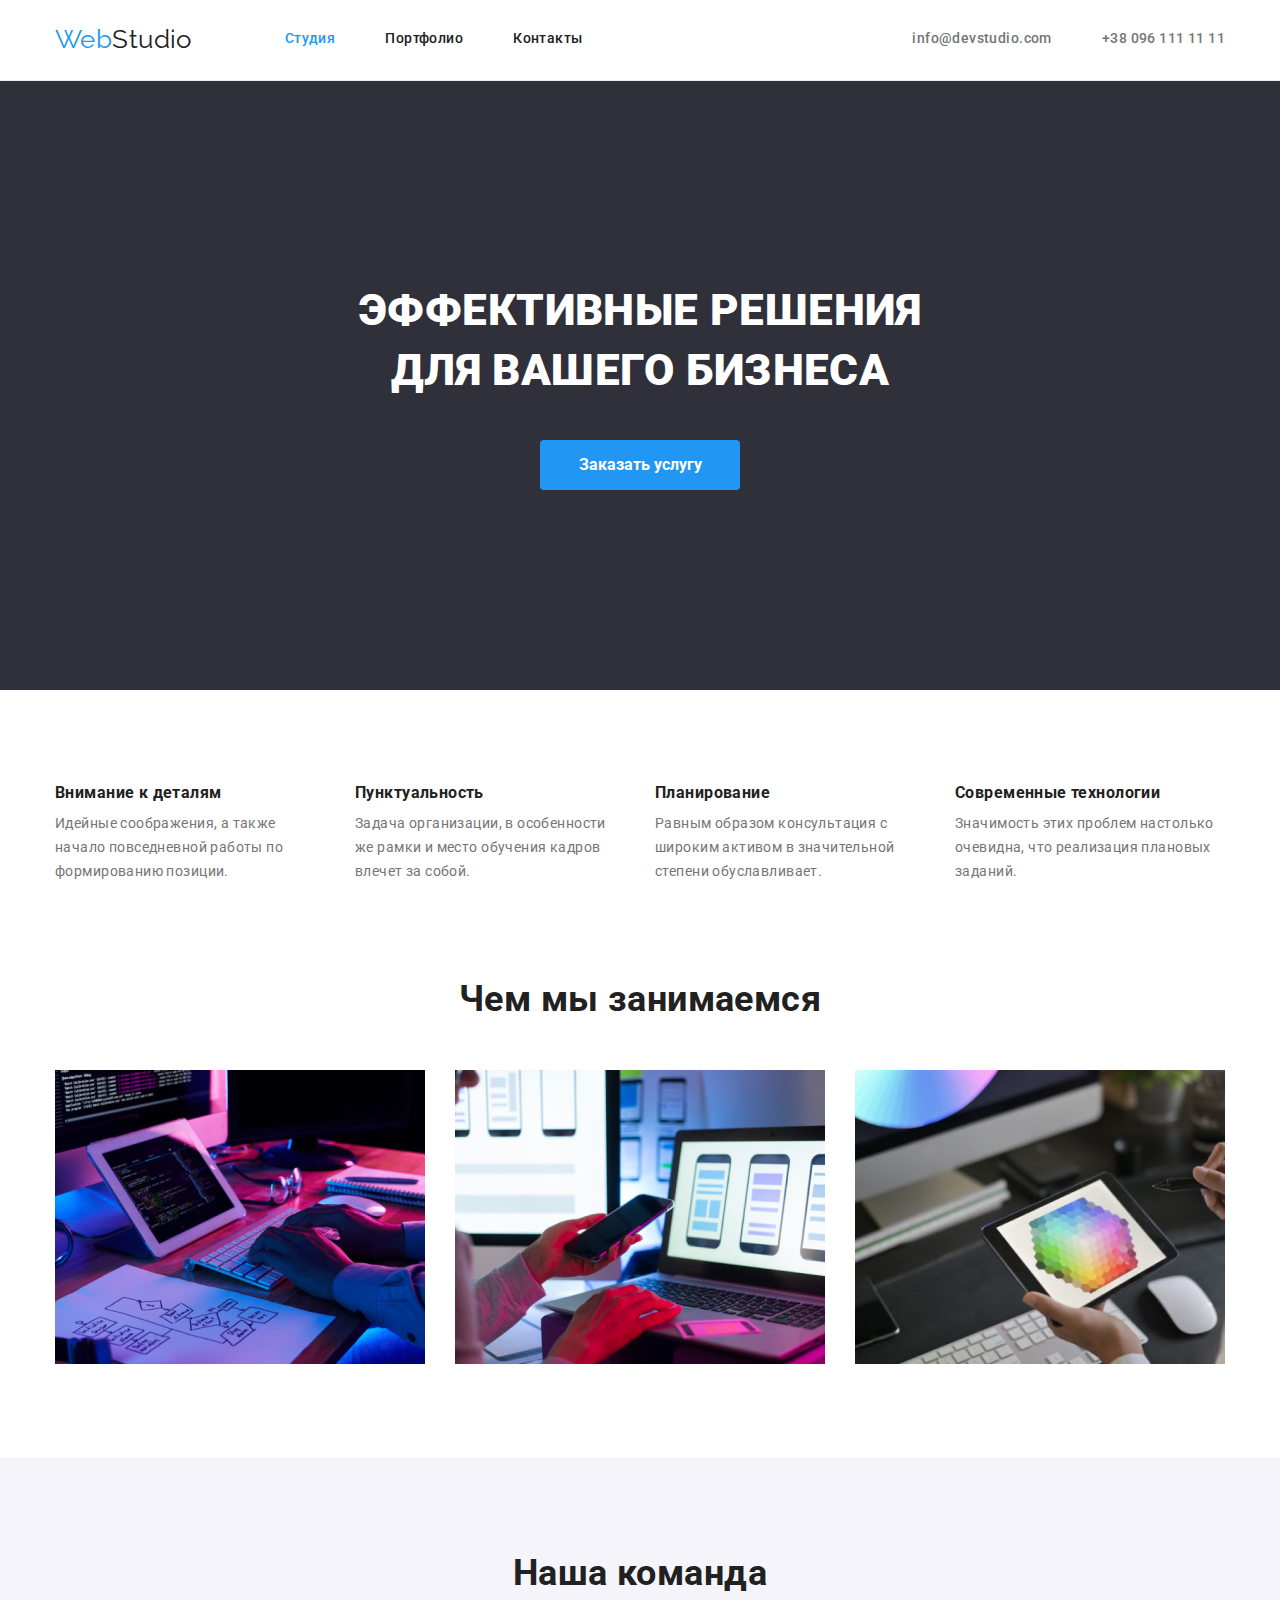
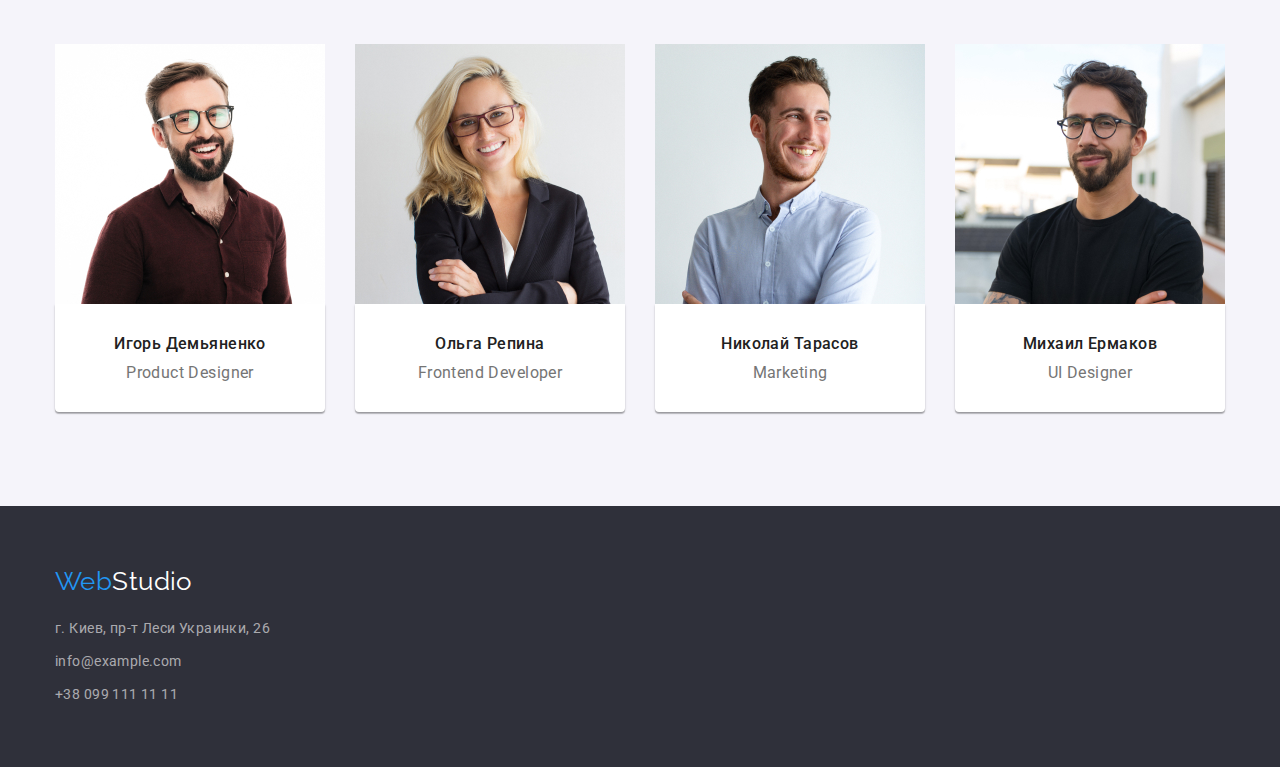
<file: index.html>
<!DOCTYPE html>
<html lang="ru">

<head>
    <meta charset="UTF-8">
    <meta http-equiv="X-UA-Compatible" content="IE=edge">
    <meta name="viewport" content="width=device-width, initial-scale=1.0">
    <title>studia</title>
    <link rel="preconnect" href="https://fonts.googleapis.com">
    <link rel="preconnect" href="https://fonts.gstatic.com" crossorigin>
    <link href="https://fonts.googleapis.com/css2?family=Raleway:wght@700&family=Roboto:wght@400;500;700;900&display=swap"
        rel="stylesheet">
    <link rel="stylesheet" href="https://cdnjs.cloudflare.com/ajax/libs/modern-normalize/1.1.0/modern-normalize.min.css">
    <link rel="stylesheet" href="./css/styles.css">
</head>

<body>
    <header class="header">
        <div class="container header-container">
        <nav class="header-list">

            <a href=""class="logo header-logo">Web<span class="logo-style">Studio</span> </a>

            <ul class="site-nav list">
                <li class="header-item"><a href="" class="curent link">Студия</a></li>
                <li class="header-item"><a href="./portfolio.html" class="link">Портфолио</a></li>
                <li class="header-item"><a href="" class="link">Контакты</a></li>
            </ul>
        </nav>
        
        <div class="container-contact">
        <ul class="auth-nav list">
            <li class="header-item"><a href="mailto:info@devstudio.com" class="link">info@devstudio.com</a></li>
            <li class="header-item"><a href="tel:380961111111" class="link">+38 096 111 11 11</a></li>
        </ul>
        </div>
        </div>
 
    </header>
    

    <main>
        
            <section class="hero">
            <div class="container">
                <h1 class="hero-title">Эффективные решения<br>для вашего бизнеса</h1>
                <button type="button" class="button">Заказать услугу</button>
            </div>
            </section>

        <section class="section">
            <div class="container">
            <h2 class="section-title visually-hidden">принципи роботи</h2>
            <ul class="feature-list list">
                <li class="feature-item">
                    <h3 class="title">Внимание к деталям</h3>
                    <p class="text-list">Идейные соображения, а также начало повседневной работы по формированию позиции.</p>
                </li>
                <li class="feature-item">
                    <h3 class="title">Пунктуальность</h3>
                    <p class="text-list">Задача организации, в особенности же рамки и место обучения кадров влечет за собой.</p>
                </li>
                <li class="feature-item">
                    <h3 class="title">Планирование</h3>
                    <p class="text-list">Равным образом консультация с широким активом в значительной степени обуславливает.</p>
                </li>
                <li class="feature-item">
                    <h3 class="title">Современные технологии</h3>
                    <p class="text-list">Значимость этих проблем настолько очевидна, что реализация плановых заданий.</p>
                </li>
            </ul>
        </section>

        <section class="section no-padding">
            <div class="container">
            <h2 class="section-title">Чем мы занимаемся</h2>
            
            <ul class="list work-list">
                <li class="work-item">
                    <img src="./images/code.jpg" alt="набір коду" width="370">
                </li>
                <li class="work-item">
                    <img src="./images/box.jpg" alt="екран монітора" width="370">
                </li>
                <li class="work-item">
                    <img src="./images/box2.jpg" alt="планшет" width="370">
                </li>
            </ul>
            </div>
        </section>


        <section class="section-team">
            <div class="container">
            <h2 class="section-title">Наша команда</h2>
            <ul class="list team-list">
                <li class="team-item">
                    <img src="./images/teamcard1.jpg" alt=" виробничий дизайнер" width="270">
                    <div class="card-item">
                        <h3 class="name">Игорь Демьяненко</h3>
                    <p class="text">Product Designer</p>
                    </div>
                </li>
                <li class="team-item">
                    <img src="./images/teamcard2.jpg" alt="фронтальний розробник" width="270">
                    <div class="card-item">
                        <h3 class="name">Ольга Репина</h3>
                        <p class="text">Frontend Developer</p>
                    </div>
                   
                </li>
                <li class="team-item"> 
                    <img src="./images/teamcard3.jpg" alt="маркетолог" width="270">
                    <div class="card-item">
                        <h3 class="name">Николай Тарасов</h3>
                        <p class="text">Marketing</p>
                    </div>
                    
                </li>
                <li class="team-item">
                    <img src="./images/teamcard4.jpg" alt="дизайнер інтерфейсу користувача" width="270">
                    <div class="card-item">
                        <h3 class="name">Михаил Ермаков</h3>
                        <p class="text">UI Designer</p>
                    </div>
                   
                </li>
            </ul>
        </div>
        </section>


    </main>
    <footer class="page-footer">
        <div class="container">

        <a href=""class="logo">Web<span class="logo-styles">Studio</span></a>


        <address class="footer">
            <ul class="list">
                <li class="footer-item"><a class="link" href="https://goo.gl/maps/KUDZ7jg5zBTHiaKc9" target="_blank" rel="noopener noreferrer">г. Киев, пр-т Леси Украинки, 26</a> </li>
                <li class="footer-item"><a class="link" href="mailto:info@example.com">info@example.com</a></li>
                <li><a class="link" href="tel:+380991111111">+38 099 111 11 11</a></li>
            </ul>
        </address>
    </div>

    </footer>

</body>

</html>
</file>
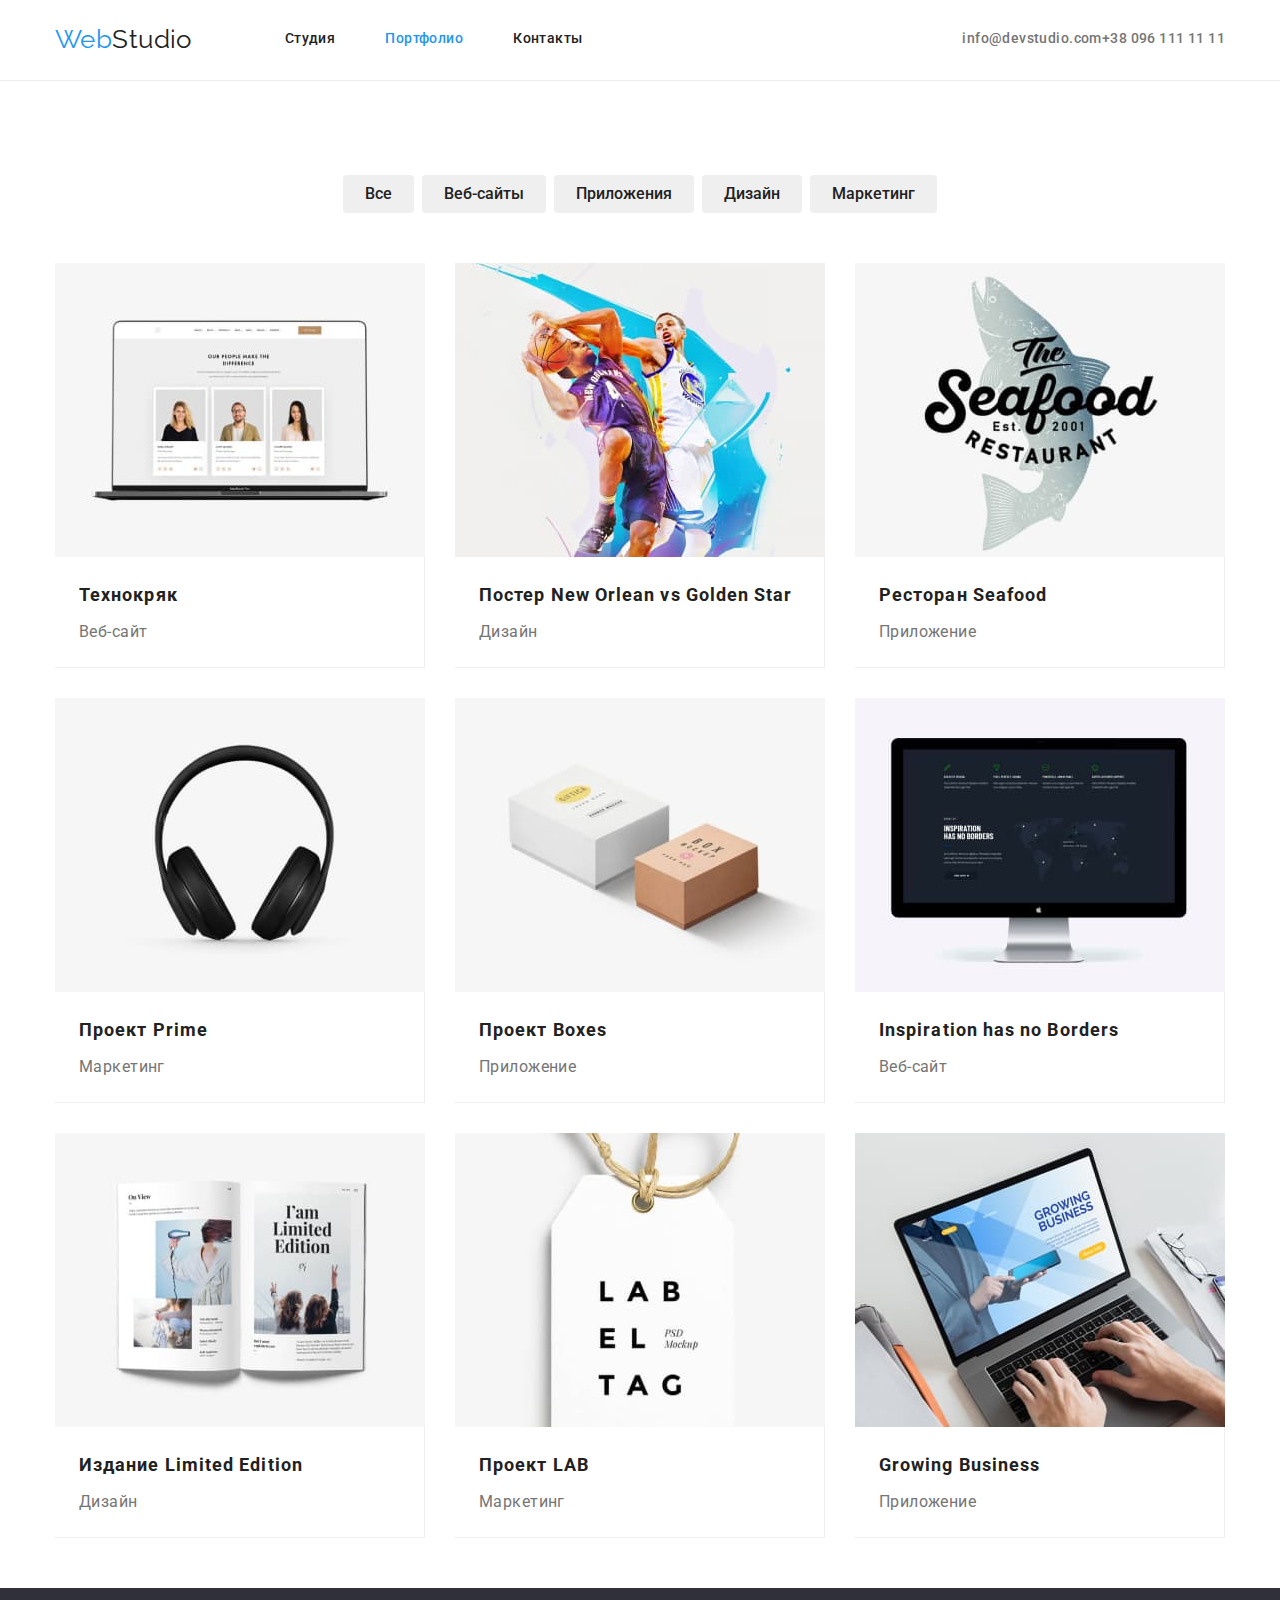
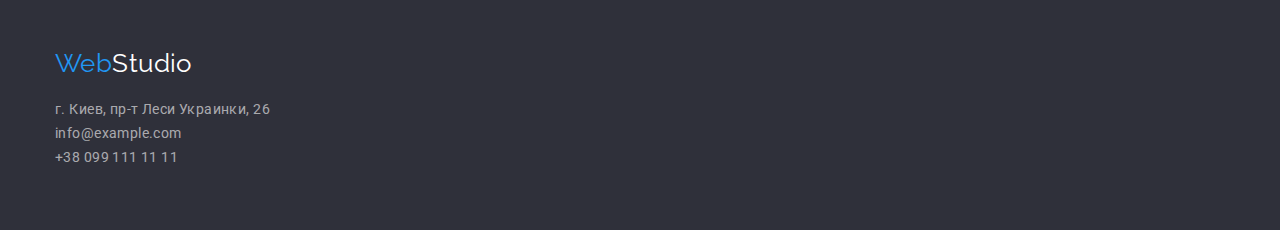
<file: portfolio.html>
<!DOCTYPE html>
<html lang="ru">

<head>
    <meta charset="UTF-8">
    <meta http-equiv="X-UA-Compatible" content="IE=edge">
    <meta name="viewport" content="width=device-width, initial-scale=1.0">
    <title>portfolio</title>
    <link rel="preconnect" href="https://fonts.googleapis.com">
    <link rel="preconnect" href="https://fonts.gstatic.com" crossorigin>
    <link href="https://fonts.googleapis.com/css2?family=Raleway:wght@700&family=Roboto:wght@400;500;700&display=swap"
        rel="stylesheet">
    <link rel="stylesheet" href="https://cdnjs.cloudflare.com/ajax/libs/modern-normalize/1.1.0/modern-normalize.min.css">
    <link rel="stylesheet" href="./css/styles.css">
</head>


<body>
    <header class="header">
        <div class="container header-container">
        <nav class="header-list">

            <a href="" class="logo header-logo">Web<span class="logo-style">Studio</span></a>

            <ul class="site-nav list">
                <li class="header-item"><a href="./index.html" class="link">Студия</a></li>
                <li class="header-item"><a href="./portpholio.html" class="link curent">Портфолио</a></li>
                <li class="header-item"><a href="" class="link">Контакты</a></li>
            </ul>
        </nav>
        
        <div class="container-contact">

        <ul class="auth-nav list">
            <li><a href="mailto:info@devstudio.com" class="link">info@devstudio.com</a></li>
            <li><a href="tel:380961111111" class="link">+38 096 111 11 11</a></li>
        </ul>
    </div>
    </div>

    </header>

<main>
        <section class="section-project">
      <div class="container">
        <h1 class="visually-hidden"> Проекты</h1>

        <ul class="item list ">
            <li class="buttons"><button type="button" class="item-button">Все</button></li>
            <li class="buttons"><button type="button" class="item-button">Веб-сайты</button></li>
            <li class="buttons"><button type="button" class="item-button">Приложения</button></li>
            <li class="buttons"><button type="button" class="item-button">Дизайн</button></li>
            <li class="buttons"><button type="button" class="item-button">Маркетинг</button></li>
            </ul>
        

     
        <ul class="list project">
            <li class="project-item">
                <a class="card-thumb" href="">
                
                 <img src="./photo/tehno.jpg" alt="веб-сайт" width="370"></a>

                 <div class="card-content">
                    <h2 class="project-title link">Технокряк</h2>
                    <p class="project-text link">Веб-сайт</p>
                </div>
            </li>
            
            <li class="project-item">
                 <a class="link" href="">
                <img src="./photo/poster.jpg" alt="постер баскетболистов" width="370">
                </a>
                <div class="card-content">
                <h2 class="project-title">Постер <span lang="en">New Orlean vs Golden Star</span></h2>
                <p class="project-text">Дизайн</p>
                </div>
               
            </li>

            <li class="project-item">
                <a href="" class="link">
                 <img src="./photo/restoran.jpg" alt="риба" width="370">
                <div class="card-content">
                <a href="" class="link">
                <h2 class="project-title">Ресторан <span lang="en">Seafood</span></h2>
                <p class="project-text">Приложение</p> </a>
                </div>
                </a>
            </li>

            <li class="project-item">
                <a href="" class="link">
                    <img src="./photo/prime.jpg" alt="навушникы" width="370">
                    <div class="card-content">
                <h2 class="project-title">Проект <span lang="en">Prime</span></h2>
                <p class="project-text">Маркетинг</p>
                </div>
                </a>
            </li>

            <li class="project-item">
                <a href="" class="link">
                    <img src="./photo/boxes.jpg" alt="коробки" width="370">  
                    <div class="card-content">
                <h2 class="project-title">Проект <span lang="en">Boxes</span></h2>
                <p class="project-text">Приложение</p>
                </div>
                </a>
            </li>

            <li class="project-item">
                <a href="" class="link">
                    <img src="./photo/monitor.jpg" alt="екран монитора" width="370">   
                    <div class="card-content">
                <h2 class="project-title" lang="en">Inspiration has no Borders</h2>
                <p class="project-text">Веб-сайт</p>
                </div>
                </a>
            </li>

            <li class="project-item">
                <a href="" class="link">
                    <img src="./photo/magazine.jpg" alt="журнал" width="370">
                    <div class="card-content">
                <h2 class="project-title">Издание <span lang="en">Limited Edition</span></h2>
                <p class="project-text">Дизайн</p>
                </div>
                </a>
            </li>

            <li class="project-item">
                <a href="" class="link">
                    <img src="./photo/project-lab.jpg" alt="проект лаб" width="370">
                    <div class="card-content">
                <h2 class="project-title">Проект <span lang="en">LAB</span></h2>
                <p class="project-text">Маркетинг</p>
                </div>
                </a>
            </li>

            <li class="project-item">
                <a href="" class="link">
                    <img src="./photo/business.jpg" alt="Растущий бизнес">
                    <div class="card-content">
                <h2 class="project-title" lang="en">Growing Business</h2>
                <p class="project-text">Приложение</p>
                </div>
                </a>
            </li>
        </ul>
    </div>
    </section>




</main>

    <footer class="page-footer">

    <div class="container">
        <a href="" class="logo">Web<span class="logo-styles">Studio</span></a>
    
    
        <address class="footer">
            <ul class="list">
                <li><a class="link" href="https://goo.gl/maps/KUDZ7jg5zBTHiaKc9" target="_blank" rel="noopener noreferrer">г. Киев, пр-т Леси Украинки, 26</a> </li>
                <li><a class="link" href="mailto:info@example.com">info@example.com</a></li>
                <li><a class="link" href="tel:+380991111111">+38 099 111 11 11</a></li>
            </ul>
        </address>
    </div>

    </footer>
</body>
</html>
</file>
<file: css/styles.css>
:root {
  --primary-text-color: #212121;
  --accent-color: #2196f3;
  --title-text-color: #757575;
  --primary-bcr-color: #e5e5e5;
  --primary-white-color: #ffffff;
  --primary-bcrr-color: #8680a3;
  --color-address: rgba(255, 255, 255, 0.6);
  --bcr-footer: #2f303a;
  --btn-hov-foc-color: #2196f3;
  --bcg-team: #f5f4fa;
}
p,
h1,
h2,
h3,
h4,
h5,
h6 {
  margin: 0;
  padding: 0;
}
ul {
  margin: 0;
  padding-left: 0;
}
img {
  display: block;
  max-width: 100%;
  height: auto;
}

body {
  background-color: var(--primary-white-color);
  color: var(--primary-text-color);

  font-size: 14px;
  font-family: Roboto, sans-serif;
  letter-spacing: 0.03em;
}

.container {
  width: 1200px;
  padding-left: 15px;
  padding-right: 15px;
  margin: 0 auto;
}

.list {
  list-style: none;
}
.header {
  padding-top: 24px;
  padding-bottom: 25px;
  border-bottom: 1px solid #ececec;
}

.header-container {
  display: flex;
  align-items: center;
}
.container-contact {
  margin-left: auto;
}

.header-list {
  display: flex;
  align-items: center;
}
.header-logo {
  margin-right: 93px;
}
.header-item:not(:last-child) {
  margin-right: 50px;
}

.logo {
  font-family: Raleway, cursive;
  color: var(--accent-color);
  text-decoration: none;

  font-size: 26px;
  line-height: 1.19;
}
.logo-style {
  color: var(--primary-text-color);
}
.site-nav .link {
  text-decoration: none;
}
.site-nav .link.curent {
  color: var(--accent-color);
}
.site-nav .link:focus,
.site-nav .link:hover {
  color: var(--accent-color);
  align-items: center;
}
.auth-nav .link:focus,
.auth-nav .link:hover {
  color: var(--accent-color);
}
.auth-nav {
  margin-left: auto;
}
.site-nav .link {
  display: block;

  color: var(--primary-text-color);
}
.site-nav,
.section-title {
  color: var(--primary-text-color);
}
.auth-nav .link {
  text-decoration: none;

  color: var(--title-text-color);
}

.auth-nav,
.site-nav {
  font-weight: 500;
  line-height: 1.14;
  display: flex;
  align-items: center;
}

/* Герой */

.hero {
  background-color: var(--bcr-footer);
  text-align: center;
  padding-bottom: 200px;
  padding-top: 200px;
  text-transform: uppercase;
}
.hero-title {
  color: var(--primary-white-color);
  margin-bottom: 39px;
  font-weight: 900;
  font-size: 44px;
  line-height: 1.36;
  text-transform: uppercase;
}
.button {
  background-color: var(--accent-color);
  color: var(--primary-white-color);
  cursor: pointer;

  border: transparent;
  border-radius: 4px;
  padding: 10px 32px;
  min-width: 200px;
  margin-top: 0;

  font-family: inherit;
  font-weight: 700;
  font-size: 16px;
  line-height: 1.87;
  align-items: center;
}

.button:hover,
.button:focus {
  color: var(--btn-hov-foc-color);
}
/* ПРИНЦИПИ РОБОТИ */

.visually-hidden {
  position: absolute;
  width: 1px;
  height: 1px;
  margin: -1px;
  padding: 0;
  overflow: hidden;
  border: 0;
  clip: rect(0 0 0 0);
}
.feature-list {
  display: flex;
  justify-content: space-between;
}

.feature-list .title {
  color: var(--primary-text-color);

  font-weight: 700;
  line-height: 1.14;
}
.title {
  margin-bottom: 10px;
}
.section-team {
  padding-bottom: 94px;
  padding-top: 94px;
}
.section {
  padding-top: 94px;
  padding-bottom: 94px;
}
.text,
.text-list {
  color: var(--title-text-color);
}

.text-list {
  line-height: 1.71;
  width: 270px;
}

.text {
  font-size: 16px;
  line-height: 1.19;
  text-align: center;
}
/* Чем мы занимаемся */
.no-padding {
  padding-top: 0;
}
.section-title {
  color: var(--primary-text-color);

  font-weight: 700;
  font-size: 36px;
  line-height: 1.17;
  text-align: center;

  margin-top: 0;
  margin-bottom: 50px;
}

.work-list {
  display: flex;
  flex-wrap: wrap;
  margin-left: -30px;
}
.work-item {
  width: calc(100% / 3 -30px);
  margin-left: 30px;
}

/* Наша команда */
.card-item {
  background-color: var(--primary-white-color);
  border-radius: 0px 0px 4px 4px;
  box-shadow: 0px 1px 3px rgba(0, 0, 0, 0.12), 0px 1px 1px rgba(0, 0, 0, 0.14),
    0px 2px 1px rgba(0, 0, 0, 0.2);
  padding: 30px 0px 30px 0px;
}
.name {
  font-weight: 500;
  font-size: 16px;
  line-height: 1.19;
  text-align: center;
  margin-bottom: 10px;
  margin-top: 0;
}

.section-team {
  background-color: var(--bcg-team);
}

.team-list {
  display: flex;
  flex-wrap: wrap;
  margin-left: -30px;
}
.team-item {
  width: calc(100% / 4 - 30px);
  margin-left: 30px;
}
/* Футер */

.page-footer {
  background-color: var(--bcr-footer);

  padding-top: 60px;
  padding-bottom: 60px;
}
.logo-styles {
  color: var(--primary-white-color);
}
.footer {
  margin-top: 20px;
}

.footer-item {
  margin-bottom: 9px;
}
.footer {
  font-style: normal;
  font-size: 14px;
  line-height: 1.71;
}
.footer .link {
  text-decoration: none;
}
.footer .link {
  color: var(--color-address);
}

.footer .link:hover,
.footer .link:focus {
  color: var(--primary-white-color);
}

/* portfolio */

.item-button {
  color: var(--primary-text-color);

  font-family: inherit;
  font-style: normal;
  font-weight: 500;
  font-size: 16px;
  line-height: 1.62;

  padding: 6px 22px;
  border-radius: 4px;
  border: none transparent;
}
.item {
  margin-bottom: 50px;
}
.project-title {
  color: var(--primary-text-color);

  font-weight: 700;
  font-size: 18px;
  line-height: 2;
  letter-spacing: 0.06em;
}
.project .link {
  text-decoration: none;
}

.project-text {
  color: var(--title-text-color);
  font-size: 16px;
  line-height: 1.87;
}

.item-button:focus,
.item-button:hover {
  color: var(--primary-white-color);
  background-color: var(--accent-color);

  cursor: pointer;
}
.section-project {
  margin-bottom: 50px;
  padding-top: 94px;
}
.item {
  display: flex;
  justify-content: center;
}
.buttons:not(:last-child) {
  margin-right: 8px;
}
.project {
  display: flex;
  flex-wrap: wrap;
  margin-left: -30px;
  margin-bottom: -30px;
}
.project-item {
  width: calc(100% / 3 - 30px);
  margin-left: 30px;
  margin-bottom: 30px;
}

.card-content {
  padding: 20px 24px;

  border-right: 1px solid #eeeeee;
  border-bottom: 1px solid #eeeeee;
  border-bottom: 1px solid #eeee;
  box-sizing: border-box;
}
.project-title {
  margin-bottom: 4px;
}
</file>
